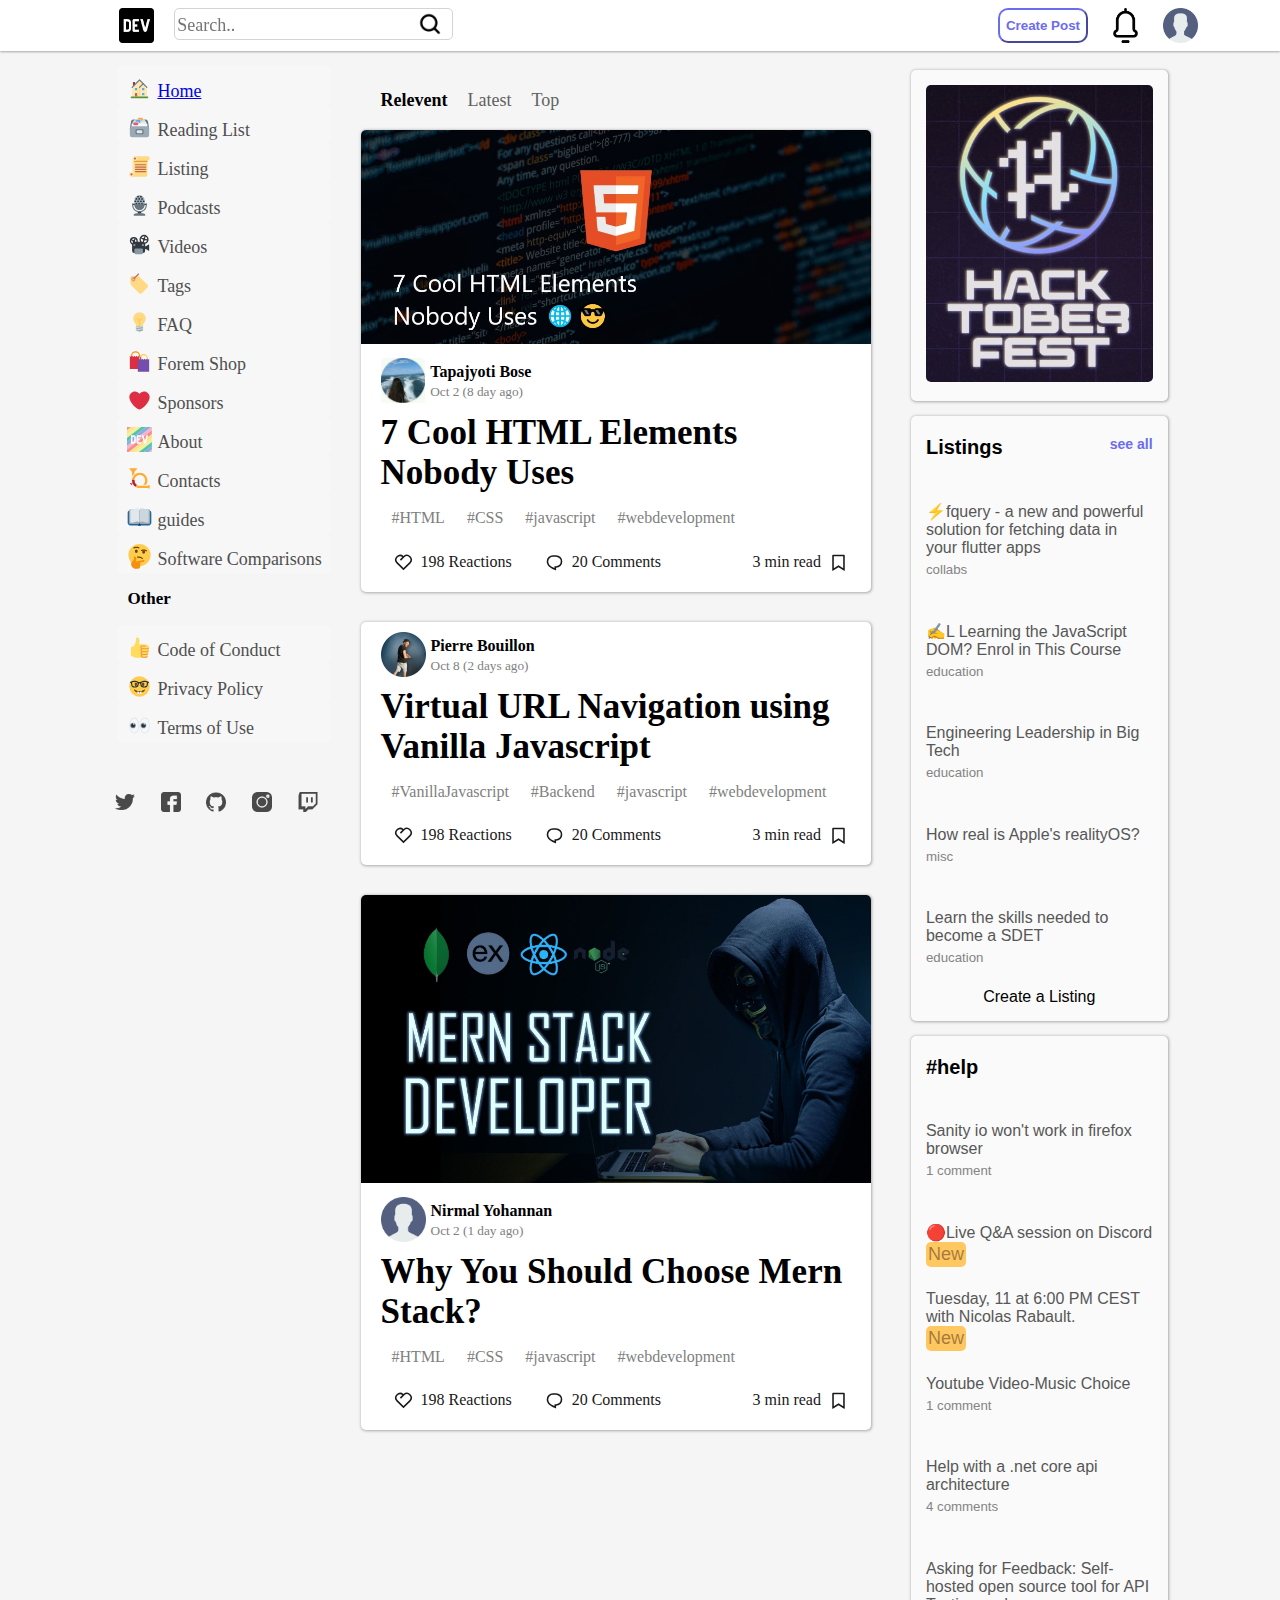
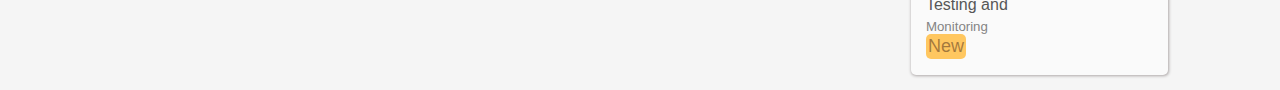
<file: index.html>
<!DOCTYPE html>
<html lang="en">

<head>
    <link rel="stylesheet" href="header.css">
    <link rel="stylesheet" href="mainBody.css">
    <link rel="stylesheet" href="postCard.css">
    <link rel="stylesheet" href="index.css">
    <link rel="stylesheet" href="rightside.css">

    </linkrel>

    <meta charset="UTF-8">
    <meta http-equiv="X-UA-Compatible" content="IE=edge">
    <meta name="viewport" content="width=device-width, initial-scale=1.0">
    <title>DEV Community👨‍💻👩‍💻</title>
</head>

<body>
    <header>
        <div class="headerDiv">
            <div id="iconHeader_insideDiv">
                <img id="iconHeader_devLogo" class="iconHeader" src="assets/icons/dev.png" alt="">
                <div class="iconHeader" id="iconHeader_searchDiv">
                    <input id="iconHeader_searchBox" class="iconHeader" type="text" placeholder="Search..">
                    <button id="iconHeader_searchButton" class="iconHeader">
                        <img class="iconHeader" id="iconHeader_searchIcon" src="assets/icons/search.png"
                            alt=""></button>
                </div>

            </div>

            <div id="iconHeader_insideDiv" class="iconHeader">
                <button id="iconHeader_createPostButton" class="iconHeader">Create Post</button>
                <img class="iconHeader" src="assets/icons/notification.png" alt="">
                <img class="iconHeader" src="assets/icons/user.png" alt="">
            </div>
        </div>


    </header>


    <div id="mainBody">

        <div id="bodyLeftSide">

            <ul id="bodyLeftSide_ul">
                <li class="bodyLeftSide_ul_li"><img class="bodyLeftSide_ul_li_img" src="assets/icons/home1.svg">
                    <h4 class="bodyLeftSide_ul_li_names"><a href="Apple Clone/index.html">Home</a> </h4>
                </li>
                <li class="bodyLeftSide_ul_li"><img class="bodyLeftSide_ul_li_img" src="assets/icons/Reading List1.svg">
                    <h4 class="bodyLeftSide_ul_li_names">Reading List</h4>
                </li>
                <li class="bodyLeftSide_ul_li"><img class="bodyLeftSide_ul_li_img" src="assets/icons/Listings1.svg">
                    <h4 class="bodyLeftSide_ul_li_names">Listing</h4>
                </li>
                <li class="bodyLeftSide_ul_li"><img class="bodyLeftSide_ul_li_img" src="assets/icons/podcasts1.svg">
                    <h4 class="bodyLeftSide_ul_li_names">Podcasts</h4>
                </li>
                <li class="bodyLeftSide_ul_li"><img class="bodyLeftSide_ul_li_img" src="assets/icons/videos1.svg">
                    <h4 class="bodyLeftSide_ul_li_names">Videos</h4>
                </li>
                <li class="bodyLeftSide_ul_li"><img class="bodyLeftSide_ul_li_img" src="assets/icons/tag1.svg">
                    <h4 class="bodyLeftSide_ul_li_names">Tags</h4>
                </li>
                <li class="bodyLeftSide_ul_li"><img class="bodyLeftSide_ul_li_img" src="assets/icons/faq1.svg">
                    <h4 class="bodyLeftSide_ul_li_names">FAQ</h4>
                </li>
                <li class="bodyLeftSide_ul_li"><img class="bodyLeftSide_ul_li_img" src="assets/icons/Forem shop1.svg">
                    <h4 class="bodyLeftSide_ul_li_names">Forem Shop</h4>
                </li>
                <li class="bodyLeftSide_ul_li"><img class="bodyLeftSide_ul_li_img" src="assets/icons/sponsors1.svg">
                    <h4 class="bodyLeftSide_ul_li_names">Sponsors</h4>
                </li>
                <li class="bodyLeftSide_ul_li"><img class="bodyLeftSide_ul_li_img" src="assets/icons/About1.svg">
                    <h4 class="bodyLeftSide_ul_li_names">About</h4>
                </li>
                <li class="bodyLeftSide_ul_li"><img class="bodyLeftSide_ul_li_img" src="assets/icons/contact1.svg">
                    <h4 class="bodyLeftSide_ul_li_names">Contacts</h4>
                </li>
                <li class="bodyLeftSide_ul_li"><img class="bodyLeftSide_ul_li_img" src="assets/icons/guides1.svg">
                    <h4 class="bodyLeftSide_ul_li_names">guides</h4>
                </li>
                <li class="bodyLeftSide_ul_li"><img class="bodyLeftSide_ul_li_img"
                        src="assets/icons/software comparisons1.svg">
                    <h4 class="bodyLeftSide_ul_li_names">Software Comparisons</h4>
                </li>

            </ul>
            <h2 id="bodyLeftSide_headings">Other</h2>
            <ul id="bodyLeftSide_ul">
                <li class="bodyLeftSide_ul_li"><img class="bodyLeftSide_ul_li_img"
                        src="assets/icons/Code of conduct1.svg">
                    <h4 class="bodyLeftSide_ul_li_names">Code of Conduct</h4>
                </li>
                <li class="bodyLeftSide_ul_li"><img class="bodyLeftSide_ul_li_img"
                        src="assets/icons/Privacy policy1.svg">
                    <h4 class="bodyLeftSide_ul_li_names">Privacy Policy</h4>
                </li>
                <li class="bodyLeftSide_ul_li"><img class="bodyLeftSide_ul_li_img" src="assets/icons/Terms of use1.svg">
                    <h4 class="bodyLeftSide_ul_li_names">Terms of Use</h4>
                </li>
            </ul>

            <div id="bodyLeftSide_social">
                <img class="bodyLeftSide_socialIcons" src="assets/icons/Social/twitter.png">
                <img class="bodyLeftSide_socialIcons" src="assets/icons/Social/facebook.png">
                <img class="bodyLeftSide_socialIcons" src="assets/icons/Social/github.png">
                <img class="bodyLeftSide_socialIcons" src="assets/icons/Social/instagram.png">
                <img class="bodyLeftSide_socialIcons" src="assets/icons/Social/twitch.png">
            </div>

        </div>
        <div id="bodyMiddle">
            <div class="bodyMiddle_top">
                <h3 class="bodyMiddle_top_text" id="bodyMiddleTop_relevant">Relevent</h3>
                <h3 class="bodyMiddle_top_text">Latest</h3>
                <h3 class="bodyMiddle_top_text">Top</h3>
            </div>

            <div class="bodyMiddle_postsClass">
                <!-- POST 1 -->
                <div id="bodyMiddle_posts">
                    <img id="postImage" src="assets/images/Image1.png" alt="">
                    <div class="postCredits">
                        <img id="postImage" src="assets/icons/DPs/Tapajyoti.jpg">
                        <div>
                            <h4 id="postCredits_names">Tapajyoti Bose</h4>
                            <h5 id="postCredits_date">Oct 2 (8 day ago)</h5>
                        </div>

                    </div>
                    <h1 id="postTitle">7 Cool HTML Elements Nobody Uses</h1>
                    <div class="postTagsClass">
                        <h4 id="postTag">#HTML</h4>
                        <h4 id="postTag">#CSS</h4>
                        <h4 id="postTag">#javascript</h4>
                        <h4 id="postTag">#webdevelopment</h4>
                    </div>
                    <div class="postReactionsContainerClass">
                        <div class="postReactionClass"><img id="postReactionIcon"
                                src="assets/icons/PostReaction/like_outline1.svg">
                            <h4>198 Reactions</h4>
                        </div>
                        <div class="postReactionClass"><img id="postReactionIcon"
                                src="assets/icons/PostReaction/comment_outline1.svg">
                            <h4>20 Comments</h4>
                        </div>
                        <div class="postReactionClass">
                            <h4>3 min read</h4>
                            <img id="postReactionIcon" src="assets/icons/PostReaction/bookmark_outline1.svg">
                        </div>

                    </div>
                </div>
                <!-- POST 2 -->
                <div id="bodyMiddle_posts">
                    <!-- <img id="postImage" src="assets/images/Image1.png" alt=""> -->
                    <div class="postCredits">
                        <img id="postImage" src="assets/icons/DPs/peirre.png">
                        <div>
                            <h4 id="postCredits_names">Pierre Bouillon</h4>
                            <h5 id="postCredits_date">Oct 8 (2 days ago)</h5>
                        </div>

                    </div>
                    <h1 id="postTitle">Virtual URL Navigation using Vanilla Javascript</h1>
                    <div class="postTagsClass">
                        <h4 id="postTag">#VanillaJavascript</h4>
                        <h4 id="postTag">#Backend</h4>
                        <h4 id="postTag">#javascript</h4>
                        <h4 id="postTag">#webdevelopment</h4>
                    </div>
                    <div class="postReactionsContainerClass">
                        <div class="postReactionClass"><img id="postReactionIcon"
                                src="assets/icons/PostReaction/like_outline1.svg">
                            <h4>198 Reactions</h4>
                        </div>
                        <div class="postReactionClass"><img id="postReactionIcon"
                                src="assets/icons/PostReaction/comment_outline1.svg">
                            <h4>20 Comments</h4>
                        </div>
                        <div class="postReactionClass">
                            <h4>3 min read</h4>
                            <img id="postReactionIcon" src="assets/icons/PostReaction/bookmark_outline1.svg">
                        </div>

                    </div>
                </div>

                <!-- POST 3 -->
                <div id="bodyMiddle_posts">
                    <img id="postImage" src="assets/images/Image2.jpg" alt="">
                    <div class="postCredits">
                        <img id="postImage" src="assets/icons/user.png">
                        <div>
                            <h4 id="postCredits_names">Nirmal Yohannan</h4>
                            <h5 id="postCredits_date">Oct 2 (1 day ago)</h5>
                        </div>

                    </div>
                    <h1 id="postTitle">Why You Should Choose Mern Stack?</h1>
                    <div class="postTagsClass">
                        <h4 id="postTag">#HTML</h4>
                        <h4 id="postTag">#CSS</h4>
                        <h4 id="postTag">#javascript</h4>
                        <h4 id="postTag">#webdevelopment</h4>
                    </div>
                    <div class="postReactionsContainerClass">
                        <div class="postReactionClass"><img id="postReactionIcon"
                                src="assets/icons/PostReaction/like_outline1.svg">
                            <h4>198 Reactions</h4>
                        </div>
                        <div class="postReactionClass"><img id="postReactionIcon"
                                src="assets/icons/PostReaction/comment_outline1.svg">
                            <h4>20 Comments</h4>
                        </div>
                        <div class="postReactionClass">
                            <h4>3 min read</h4>
                            <img id="postReactionIcon" src="assets/icons/PostReaction/bookmark_outline1.svg">
                        </div>

                    </div>
                </div>


            </div>
        </div>
        <div id="bodyRightSide">
            <div id="hacktoberDiv">
                <img src="assets/images/Image3_HacktoberFest.png" alt="">
            </div>











            <div class="rightSidePost">
                <div class="rightSidePost_heading">
                    <h3>Listings</h3>
                    <h5>see all</h5>
                </div>

                <div class="rightSidePost_contentListDiv">
                    <h4>
                        ⚡fquery - a new and powerful solution
                        for fetching data in your flutter apps
                    </h4>
                    <h5>
                        collabs
                    </h5>
                </div>
                <div class="rightSidePost_contentListDiv">
                    <h4>
                        ✍️L Learning the JavaScript DOM? Enrol
                        in This Course
                    </h4>
                    <h5>
                        education
                    </h5>
                </div>
                <div class="rightSidePost_contentListDiv">
                    <h4>
                        Engineering Leadership in Big Tech
                    </h4>
                    <h5>
                        education
                    </h5>
                </div>
                <div class="rightSidePost_contentListDiv">
                    <h4>
                        How real is Apple's realityOS?
                    </h4>
                    <h5>
                        misc
                    </h5>
                </div>

                <div class="rightSidePost_contentListDiv">
                    <h4>
                        Learn the skills needed to become a
                        SDET
                    </h4>
                    <h5>
                        education
                    </h5>
                </div>

                <div id="createListing">Create a Listing</div>


            </div>
















            <div class="rightSidePost">
                <div class="rightSidePost_heading">
                    <h3> #help</h3>

                </div>

                <div class="rightSidePost_contentListDiv">
                    <h4>

                        Sanity io won't work in firefox browser
                    </h4>
                    <h5>
                        1 comment
                    </h5>
                </div>
                <div class="rightSidePost_contentListDiv">
                    <h4>
                        🔴Live Q&A session on Discord
                    </h4>
                    <h2> New</h2>
                </div>
                <div class="rightSidePost_contentListDiv">
                    <h4>
                        Tuesday, 11 at 6:00 PM CEST with Nicolas
                        Rabault.
                    </h4>

                    <h2> New</h2>
                </div>
                <div class="rightSidePost_contentListDiv">
                    <h4>
                        Youtube Video-Music Choice
                    </h4>
                    <h5>
                        1 comment
                    </h5>
                </div>

                <div class="rightSidePost_contentListDiv">
                    <h4>
                        Help with a .net core api architecture
                    </h4>
                    <h5>
                        4 comments
                    </h5>
                </div>

                <div class="rightSidePost_contentListDiv">
                    <h4>
                        Asking for Feedback: Self-hosted open
                        source tool for API Testing and

                    </h4>
                    <h5 style="margin-bottom:0px;">
                        Monitoring

                    </h5>
                    <h2> New</h2>

                </div>




            </div>

        </div>
    </div>


</body>

</html>
</file>
<file: header.css>
header{
    box-shadow: 0px 1px 2px rgb(168, 168, 168);
    position: fixed;
    width: 100%;
    background-color: white;
    z-index: 3;
    
    
    
   
}
.headerDiv {
   
    display: flex;
    padding-left: 20px;
    padding-right: 20px;
    justify-content: space-between;
    padding-bottom: 8px;
    padding-top: 8px;




}

.iconHeader {

    
    height: 35px;
}


#iconHeader_insideDiv {
    display: flex;
    gap: 20px;
    margin-left: 8%;
    margin-right: 5%;



}

#iconHeader_searchDiv {
    
    max-width: 400px;
 
    height: 30px;
    border-style: solid;
    display: flex;
    border-radius: 5px;
    border-width: 1px;
    border-color: rgb(212, 212, 212);
    
}



#iconHeader_searchButton {
    width: 50px;
    height: 30px;
    border-radius: 10px;
   background-color: white;
    
    

    border-style: none;

}
#iconHeader_searchButton:hover{
 
   background-color: rgba(0, 0, 255, 0.1);


}

#iconHeader_searchIcon {
    
    height: 28px;
    
}

#iconHeader_searchBox {
    outline: none;
    width: 300px;
    margin-top: 3px;
    border-radius: 10px;
   display: flex;
   justify-content: space-between;
  width: 100%;
    font-family: inherit;
    height: 25px;

    border-style: none;

    font-size: large;

}
#iconHeader_createPostButton{
    font-weight: bold;
    background-color: white;
    border-radius: 10px;
    border-color: rgb(108, 108, 239);
    color: rgb(108, 108, 239);
    
}
</file>
<file: mainBody.css>
#mainBody{
    display: flex;
    padding-top: 50px;
   background-color: rgb(245, 245, 245);
    padding-left: 8%;
    padding-right: 8%;
   
   
    
}




#bodyLeftSide{
    background-color: rgb(245, 245, 245);
   
    flex: 0.8;
}
#bodyMiddle{
    background-color: rgb(245, 245, 245);
    
    flex: 2;
    
}
#bodyRightSide{
    background-color: rgb(245, 245, 245);
    flex: 0.9;
}




.bodyLeftSide_ul_li_img{
   
    height: 25px;
    width: 25px;
  
}
.bodyLeftSide_ul_li_names{
    
   margin-top: 5px;
    font-weight: 500;
    color: rgb(79, 79, 79);
    
  
}
#bodyLeftSide_ul{
    list-style: none;
    padding-left: 15px;
}
.bodyLeftSide_socialIcons{
    width: 20px;
    opacity:0.7;
}
#bodyLeftSide_social{
    display: flex;
    justify-content: space-around;
    margin-top: 50px;
    
}
.bodyLeftSide_ul_li{
    padding-left: 10px;
    padding-top: 10px;
    display: flex;
    gap: 5px;
    border-radius: 5px;
    background-color: rgb(247, 247, 247);
}
.bodyLeftSide_ul_li:hover{
    
   background-color: var(--hoverColor);
   text-decoration: underline;
   color: var(--secondColor);
}
.bodyLeftSide_ul_li>h4{
    margin-bottom: 3px;
    font-size: 18px;
    
}

#bodyLeftSide_headings{
font-size: 17px;
margin-left: 25px;
margin-bottom: 0px;
}



.bodyMiddle_top{
    margin-top: 40px;
    height: 30px;
    margin-left: 50px;
    display: flex;
    gap: 20px;
}


.bodyMiddle_top_text{
margin-top: 0px;
margin-bottom: 0px;
font-family: 'segoe ui';
font-size: 18px;
font-weight: 400;
color: rgb(97, 97, 97);
}
#bodyMiddleTop_relevant{
    font-weight: 700;
    color: black;
    }


.bodyMiddle_postsClass{
    margin-left: 30px;
    margin-right: 30px;
    margin-top: -20px;
}

#bodyMiddle_posts{
    
    background-color: white;
    box-shadow: 0.5px 0.5px 3px rgb(173, 168, 168);
    border-radius: var(--borderRadius);
    margin-top: 30px;
    
    
}
</file>
<file: postCard.css>
#postImage{
    
   max-width: 100%;
   
    
}

.postCredits{
    margin-left: 20px;
    display: flex;
    height: 45px;
   padding-top: 10px;

    
}
#postCredits_names{
    margin-left: 5px;
    margin-top: 5px;
    margin-bottom: 2px;
}
#postCredits_date{
    margin-left: 5px;
    margin-top: 3px;
    color: grey;
    font-weight: 100;
}
.postTagsClass{
    margin-left: 30px;
    display: flex;
    gap: 20px;
    
  
}
#postTag{
    color: grey;
    font-weight: 500;
    margin-top: 5px;
    border: 1px solid;
    border-color: rgb(255, 255, 255);
}
#postTag:hover{
    background-color: rgb(243, 243, 243);
    border: 1px solid;
    border-color: rgb(174, 169, 169);
    border-radius: 5px;
    
    
  
}

#postTitle{
    margin-left: 20px;
    font-size: 35px;
    margin-top: 10px;
    margin-bottom: 10px;
    padding-right: 10px;
}
#postTitle:hover{
color: var(--secondColor);
}

.postReactionsContainerClass{
    display: flex;
    margin-left: 30px;
    gap: 30px;
    opacity: 0.9;
   
}

#postReactionIcon{
    height: 25px;
    width: 25px;
}
#postReactionIcon:hover{
    scale: 1.15;
    
}

.postReactionClass{
    
    display: flex;
    gap: 5px;
    
}
.postReactionClass > h4{
    
   margin-top: 3px;
   font-weight: 400;
  
    
}
.postReactionClass:nth-last-of-type(1){
    
   margin-left: auto;
   margin-right:20px ;

    
}
#postImage{
    border-top-left-radius: var(--borderRadius);
    border-top-right-radius: var(--borderRadius);;
}
</file>
<file: index.css>
body
{
    margin: 0px;
    font-family: 'calibri';
}
:root{
    --secondColor: rgb(47, 58, 178);
    --hoverColor:rgba(47, 58, 178, 0.168);
    --borderRadius: 5px;
}
</file>
<file: rightside.css>
#hacktoberDiv,.rightSidePost{
    font-family: sans-serif;
     padding: 15px;
     background-color: rgb(250, 250, 250);
     border-radius: var(--borderRadius);
     margin-bottom: 15px;
    object-fit: cover;
    box-shadow: 0.5px 0.5px 3px rgb(173, 168, 168);
}

#hacktoberDiv> img{
    border-radius: var(--borderRadius);
    width: 100%;
}

#bodyRightSide{
    padding-left: 10px;
    padding-right: 10px;
    padding-top: 20px;
}

.rightSidePost_heading{
    display: flex;
    justify-content: space-between;

}

.rightSidePost_heading>h5{

    color: rgb(108, 108, 239);
    font-size: 14px;
    margin-top: 5px;
}
.rightSidePost_contentListDiv>h2{

    margin:0px;
    font-size: 18px;
    padding: 2px;
    font-weight: lighter;
    background-color: rgb(255, 199, 96);
    color: rgba(93, 59, 35, 0.564);
    border-radius: 5px;
    width: fit-content;
}

.rightSidePost_heading>h3{
    
    font-size: 20px;
    font-weight: 600;
    margin-top: 5px;
}


.rightSidePost_contentListDiv{
    padding-top: 1px;
    padding-bottom: 1px;
}
.rightSidePost_contentListDiv>h4{
    font-weight: 100;
    color: rgb(87, 87, 87);
    margin-bottom: 0px;

}

.rightSidePost_contentListDiv>h5{
    margin-top: 5px;
    font-weight: 100;
    color: rgb(132, 132, 132);

}

.rightSidePost_contentListDiv:hover >h4,.rightSidePost_contentListDiv:hover{
    color:  rgb(108, 108, 239);
    background-color: white;
}


#createListing{
    text-align: center ;
    font-size: 16px;
}

#createListing:hover{
   
    color:  rgb(108, 108, 239);
}
</file>
